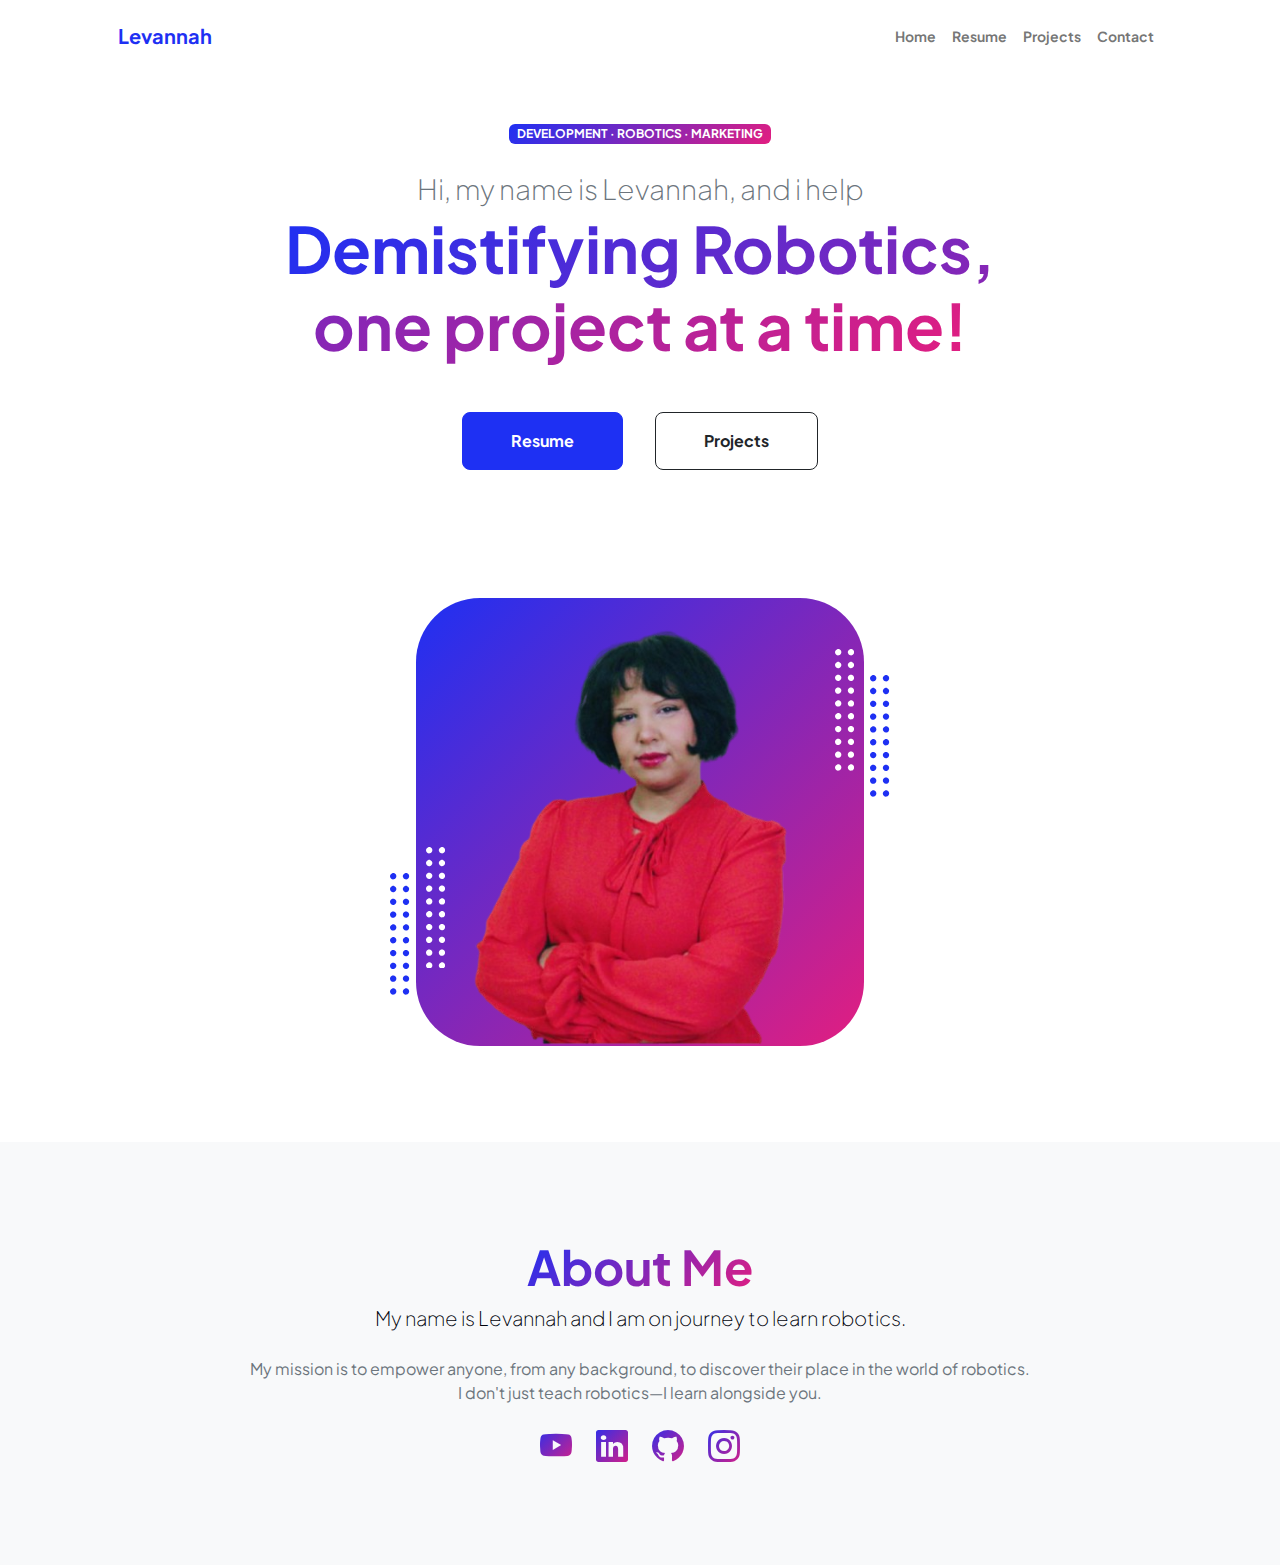
<file: index.html>
<!DOCTYPE html>
<html lang="en">
    <head>
        <meta charset="utf-8" />
        <meta name="viewport" content="width=device-width, initial-scale=1, shrink-to-fit=no" />
        <meta name="description" content="" />
        <meta name="author" content="" />
        <title>Levannah: Portfolio</title>
        <!-- Favicon-->
        <link rel="icon" type="image/x-icon" href="assets/favicon.ico" />
        <!-- Custom Google font-->
        <link rel="preconnect" href="https://fonts.googleapis.com" />
        <link rel="preconnect" href="https://fonts.gstatic.com" crossorigin />
        <link href="https://fonts.googleapis.com/css2?family=Plus+Jakarta+Sans:wght@100;200;300;400;500;600;700;800;900&amp;display=swap" rel="stylesheet" />
        <!-- Bootstrap icons-->
        <link href="https://cdn.jsdelivr.net/npm/bootstrap-icons@1.8.1/font/bootstrap-icons.css" rel="stylesheet" />
        <!-- Core theme CSS (includes Bootstrap)-->
        <link href="css/styles.css" rel="stylesheet" />
    </head>
    <body class="d-flex flex-column h-100">
        <main class="flex-shrink-0">
            <!-- Navigation-->
            <nav class="navbar navbar-expand-lg navbar-light bg-white py-3">
                <div class="container px-5">
                    <a class="navbar-brand" href="index.html"><span class="fw-bolder text-primary">Levannah</span></a>
                    <button class="navbar-toggler" type="button" data-bs-toggle="collapse" data-bs-target="#navbarSupportedContent" aria-controls="navbarSupportedContent" aria-expanded="false" aria-label="Toggle navigation"><span class="navbar-toggler-icon"></span></button>
                    <div class="collapse navbar-collapse" id="navbarSupportedContent">
                        <ul class="navbar-nav ms-auto mb-2 mb-lg-0 small fw-bolder">
                            <li class="nav-item"><a class="nav-link" href="index.html">Home</a></li>
                            <li class="nav-item"><a class="nav-link" href="resume.html">Resume</a></li>
                            <li class="nav-item"><a class="nav-link" href="projects.html">Projects</a></li>
                            <li class="nav-item"><a class="nav-link" href="contact.html">Contact</a></li>
                        </ul>
                    </div>
                </div>
            </nav>
            <!-- Header-->
            <header class="py-5">
                <div class="container px-5 pb-5">
                    <div class="row gx-5 align-items-center">
                        <div class="col-xxl-5">
                            <!-- Header text content-->
                            <div class="text-center text-xxl-start">
                                <div class="badge bg-gradient-primary-to-secondary text-white mb-4"><div class="text-uppercase">Development &middot; Robotics &middot; Marketing</div></div>
                                <div class="fs-3 fw-light text-muted">Hi, my name is Levannah, and i help</div>
                                <h1 class="display-3 fw-bolder mb-5"><span class="text-gradient d-inline">Demistifying Robotics, </br>one project at a time!</span></h1>
                                <div class="d-grid gap-3 d-sm-flex justify-content-sm-center justify-content-xxl-start mb-3">
                                    <a class="btn btn-primary btn-lg px-5 py-3 me-sm-3 fs-6 fw-bolder" href="resume.html">Resume</a>
                                    <a class="btn btn-outline-dark btn-lg px-5 py-3 fs-6 fw-bolder" href="projects.html">Projects</a>
                                </div>
                            </div>
                        </div>
                        <div class="col-xxl-7">
                            <!-- Header profile picture-->
                            <div class="d-flex justify-content-center mt-5 mt-xxl-0">
                                <div class="profile bg-gradient-primary-to-secondary">
                                    <!-- TIP: For best results, use a photo with a transparent background like the demo example below-->
                                    <!-- Watch a tutorial on how to do this on YouTube (link)-->
                                    <img class="profile-img" src="assets\lev.png" alt="..." />
                                    <div class="dots-1">
                                        <!-- SVG Dots-->
                                        <svg version="1.1" xmlns="http://www.w3.org/2000/svg" xmlns:xlink="http://www.w3.org/1999/xlink" x="0px" y="0px" viewBox="0 0 191.6 1215.4" style="enable-background: new 0 0 191.6 1215.4" xml:space="preserve">
                                            <g transform="translate(0.000000,1280.000000) scale(0.100000,-0.100000)">
                                                <path d="M227.7,12788.6c-105-35-200-141-222-248c-43-206,163-412,369-369c155,32,275,190,260,339c-11,105-90,213-190,262        C383.7,12801.6,289.7,12808.6,227.7,12788.6z"></path>
                                                <path d="M1507.7,12788.6c-151-50-253-216-222-362c25-119,136-230,254-255c194-41,395,142,375,339c-11,105-90,213-190,262        C1663.7,12801.6,1569.7,12808.6,1507.7,12788.6z"></path>
                                                <path d="M227.7,11508.6c-105-35-200-141-222-248c-43-206,163-412,369-369c155,32,275,190,260,339c-11,105-90,213-190,262        C383.7,11521.6,289.7,11528.6,227.7,11508.6z"></path>
                                                <path d="M1507.7,11508.6c-151-50-253-216-222-362c25-119,136-230,254-255c194-41,395,142,375,339c-11,105-90,213-190,262        C1663.7,11521.6,1569.7,11528.6,1507.7,11508.6z"></path>
                                                <path d="M227.7,10228.6c-105-35-200-141-222-248c-43-206,163-412,369-369c155,32,275,190,260,339c-11,105-90,213-190,262        C383.7,10241.6,289.7,10248.6,227.7,10228.6z"></path>
                                                <path d="M1507.7,10228.6c-105-35-200-141-222-248c-43-206,163-412,369-369c155,32,275,190,260,339c-11,105-90,213-190,262        C1663.7,10241.6,1569.7,10248.6,1507.7,10228.6z"></path>
                                                <path d="M227.7,8948.6c-105-35-200-141-222-248c-43-206,163-412,369-369c155,32,275,190,260,339c-11,105-90,213-190,262        C383.7,8961.6,289.7,8968.6,227.7,8948.6z"></path>
                                                <path d="M1507.7,8948.6c-105-35-200-141-222-248c-43-206,163-412,369-369c155,32,275,190,260,339c-11,105-90,213-190,262        C1663.7,8961.6,1569.7,8968.6,1507.7,8948.6z"></path>
                                                <path d="M227.7,7668.6c-105-35-200-141-222-248c-43-206,163-412,369-369c155,32,275,190,260,339c-11,105-90,213-190,262        C383.7,7681.6,289.7,7688.6,227.7,7668.6z"></path>
                                                <path d="M1507.7,7668.6c-105-35-200-141-222-248c-43-206,163-412,369-369c155,32,275,190,260,339c-11,105-90,213-190,262        C1663.7,7681.6,1569.7,7688.6,1507.7,7668.6z"></path>
                                                <path d="M227.7,6388.6c-105-35-200-141-222-248c-43-206,163-412,369-369c155,32,275,190,260,339c-11,105-90,213-190,262        C383.7,6401.6,289.7,6408.6,227.7,6388.6z"></path>
                                                <path d="M1507.7,6388.6c-105-35-200-141-222-248c-43-206,163-412,369-369c155,32,275,190,260,339c-11,105-90,213-190,262        C1663.7,6401.6,1569.7,6408.6,1507.7,6388.6z"></path>
                                                <path d="M227.7,5108.6c-105-35-200-141-222-248c-43-206,163-412,369-369c155,32,275,190,260,339c-11,105-90,213-190,262        C383.7,5121.6,289.7,5128.6,227.7,5108.6z"></path>
                                                <path d="M1507.7,5108.6c-105-35-200-141-222-248c-43-206,163-412,369-369c155,32,275,190,260,339c-11,105-90,213-190,262        C1663.7,5121.6,1569.7,5128.6,1507.7,5108.6z"></path>
                                                <path d="M227.7,3828.6c-105-35-200-141-222-248c-43-206,163-412,369-369c155,32,275,190,260,339c-11,105-90,213-190,262        C383.7,3841.6,289.7,3848.6,227.7,3828.6z"></path>
                                                <path d="M1507.7,3828.6c-105-35-200-141-222-248c-43-206,163-412,369-369c155,32,275,190,260,339c-11,105-90,213-190,262        C1663.7,3841.6,1569.7,3848.6,1507.7,3828.6z"></path>
                                                <path d="M227.7,2548.6c-105-35-200-141-222-248c-43-206,163-412,369-369c155,32,275,190,260,339c-11,105-90,213-190,262        C383.7,2561.6,289.7,2568.6,227.7,2548.6z"></path>
                                                <path d="M1507.7,2548.6c-105-35-200-141-222-248c-43-206,163-412,369-369c155,32,275,190,260,339c-11,105-90,213-190,262        C1663.7,2561.6,1569.7,2568.6,1507.7,2548.6z"></path>
                                                <path d="M227.7,1268.6c-105-35-200-141-222-248c-43-206,163-412,369-369c155,32,275,190,260,339c-11,105-90,213-190,262        C383.7,1281.6,289.7,1288.6,227.7,1268.6z"></path>
                                                <path d="M1507.7,1268.6c-105-35-200-141-222-248c-43-206,163-412,369-369c155,32,275,190,260,339c-11,105-90,213-190,262        C1663.7,1281.6,1569.7,1288.6,1507.7,1268.6z"></path>
                                            </g>
                                        </svg>
                                        <!-- END of SVG dots-->
                                    </div>
                                    <div class="dots-2">
                                        <!-- SVG Dots-->
                                        <svg version="1.1" xmlns="http://www.w3.org/2000/svg" xmlns:xlink="http://www.w3.org/1999/xlink" x="0px" y="0px" viewBox="0 0 191.6 1215.4" style="enable-background: new 0 0 191.6 1215.4" xml:space="preserve">
                                            <g transform="translate(0.000000,1280.000000) scale(0.100000,-0.100000)">
                                                <path d="M227.7,12788.6c-105-35-200-141-222-248c-43-206,163-412,369-369c155,32,275,190,260,339c-11,105-90,213-190,262        C383.7,12801.6,289.7,12808.6,227.7,12788.6z"></path>
                                                <path d="M1507.7,12788.6c-151-50-253-216-222-362c25-119,136-230,254-255c194-41,395,142,375,339c-11,105-90,213-190,262        C1663.7,12801.6,1569.7,12808.6,1507.7,12788.6z"></path>
                                                <path d="M227.7,11508.6c-105-35-200-141-222-248c-43-206,163-412,369-369c155,32,275,190,260,339c-11,105-90,213-190,262        C383.7,11521.6,289.7,11528.6,227.7,11508.6z"></path>
                                                <path d="M1507.7,11508.6c-151-50-253-216-222-362c25-119,136-230,254-255c194-41,395,142,375,339c-11,105-90,213-190,262        C1663.7,11521.6,1569.7,11528.6,1507.7,11508.6z"></path>
                                                <path d="M227.7,10228.6c-105-35-200-141-222-248c-43-206,163-412,369-369c155,32,275,190,260,339c-11,105-90,213-190,262        C383.7,10241.6,289.7,10248.6,227.7,10228.6z"></path>
                                                <path d="M1507.7,10228.6c-105-35-200-141-222-248c-43-206,163-412,369-369c155,32,275,190,260,339c-11,105-90,213-190,262        C1663.7,10241.6,1569.7,10248.6,1507.7,10228.6z"></path>
                                                <path d="M227.7,8948.6c-105-35-200-141-222-248c-43-206,163-412,369-369c155,32,275,190,260,339c-11,105-90,213-190,262        C383.7,8961.6,289.7,8968.6,227.7,8948.6z"></path>
                                                <path d="M1507.7,8948.6c-105-35-200-141-222-248c-43-206,163-412,369-369c155,32,275,190,260,339c-11,105-90,213-190,262        C1663.7,8961.6,1569.7,8968.6,1507.7,8948.6z"></path>
                                                <path d="M227.7,7668.6c-105-35-200-141-222-248c-43-206,163-412,369-369c155,32,275,190,260,339c-11,105-90,213-190,262        C383.7,7681.6,289.7,7688.6,227.7,7668.6z"></path>
                                                <path d="M1507.7,7668.6c-105-35-200-141-222-248c-43-206,163-412,369-369c155,32,275,190,260,339c-11,105-90,213-190,262        C1663.7,7681.6,1569.7,7688.6,1507.7,7668.6z"></path>
                                                <path d="M227.7,6388.6c-105-35-200-141-222-248c-43-206,163-412,369-369c155,32,275,190,260,339c-11,105-90,213-190,262        C383.7,6401.6,289.7,6408.6,227.7,6388.6z"></path>
                                                <path d="M1507.7,6388.6c-105-35-200-141-222-248c-43-206,163-412,369-369c155,32,275,190,260,339c-11,105-90,213-190,262        C1663.7,6401.6,1569.7,6408.6,1507.7,6388.6z"></path>
                                                <path d="M227.7,5108.6c-105-35-200-141-222-248c-43-206,163-412,369-369c155,32,275,190,260,339c-11,105-90,213-190,262        C383.7,5121.6,289.7,5128.6,227.7,5108.6z"></path>
                                                <path d="M1507.7,5108.6c-105-35-200-141-222-248c-43-206,163-412,369-369c155,32,275,190,260,339c-11,105-90,213-190,262        C1663.7,5121.6,1569.7,5128.6,1507.7,5108.6z"></path>
                                                <path d="M227.7,3828.6c-105-35-200-141-222-248c-43-206,163-412,369-369c155,32,275,190,260,339c-11,105-90,213-190,262        C383.7,3841.6,289.7,3848.6,227.7,3828.6z"></path>
                                                <path d="M1507.7,3828.6c-105-35-200-141-222-248c-43-206,163-412,369-369c155,32,275,190,260,339c-11,105-90,213-190,262        C1663.7,3841.6,1569.7,3848.6,1507.7,3828.6z"></path>
                                                <path d="M227.7,2548.6c-105-35-200-141-222-248c-43-206,163-412,369-369c155,32,275,190,260,339c-11,105-90,213-190,262        C383.7,2561.6,289.7,2568.6,227.7,2548.6z"></path>
                                                <path d="M1507.7,2548.6c-105-35-200-141-222-248c-43-206,163-412,369-369c155,32,275,190,260,339c-11,105-90,213-190,262        C1663.7,2561.6,1569.7,2568.6,1507.7,2548.6z"></path>
                                                <path d="M227.7,1268.6c-105-35-200-141-222-248c-43-206,163-412,369-369c155,32,275,190,260,339c-11,105-90,213-190,262        C383.7,1281.6,289.7,1288.6,227.7,1268.6z"></path>
                                                <path d="M1507.7,1268.6c-105-35-200-141-222-248c-43-206,163-412,369-369c155,32,275,190,260,339c-11,105-90,213-190,262        C1663.7,1281.6,1569.7,1288.6,1507.7,1268.6z"></path>
                                            </g>
                                        </svg>
                                        <!-- END of SVG dots-->
                                    </div>
                                    <div class="dots-3">
                                        <!-- SVG Dots-->
                                        <svg version="1.1" xmlns="http://www.w3.org/2000/svg" xmlns:xlink="http://www.w3.org/1999/xlink" x="0px" y="0px" viewBox="0 0 191.6 1215.4" style="enable-background: new 0 0 191.6 1215.4" xml:space="preserve">
                                            <g transform="translate(0.000000,1280.000000) scale(0.100000,-0.100000)">
                                                <path d="M227.7,12788.6c-105-35-200-141-222-248c-43-206,163-412,369-369c155,32,275,190,260,339c-11,105-90,213-190,262        C383.7,12801.6,289.7,12808.6,227.7,12788.6z"></path>
                                                <path d="M1507.7,12788.6c-151-50-253-216-222-362c25-119,136-230,254-255c194-41,395,142,375,339c-11,105-90,213-190,262        C1663.7,12801.6,1569.7,12808.6,1507.7,12788.6z"></path>
                                                <path d="M227.7,11508.6c-105-35-200-141-222-248c-43-206,163-412,369-369c155,32,275,190,260,339c-11,105-90,213-190,262        C383.7,11521.6,289.7,11528.6,227.7,11508.6z"></path>
                                                <path d="M1507.7,11508.6c-151-50-253-216-222-362c25-119,136-230,254-255c194-41,395,142,375,339c-11,105-90,213-190,262        C1663.7,11521.6,1569.7,11528.6,1507.7,11508.6z"></path>
                                                <path d="M227.7,10228.6c-105-35-200-141-222-248c-43-206,163-412,369-369c155,32,275,190,260,339c-11,105-90,213-190,262        C383.7,10241.6,289.7,10248.6,227.7,10228.6z"></path>
                                                <path d="M1507.7,10228.6c-105-35-200-141-222-248c-43-206,163-412,369-369c155,32,275,190,260,339c-11,105-90,213-190,262        C1663.7,10241.6,1569.7,10248.6,1507.7,10228.6z"></path>
                                                <path d="M227.7,8948.6c-105-35-200-141-222-248c-43-206,163-412,369-369c155,32,275,190,260,339c-11,105-90,213-190,262        C383.7,8961.6,289.7,8968.6,227.7,8948.6z"></path>
                                                <path d="M1507.7,8948.6c-105-35-200-141-222-248c-43-206,163-412,369-369c155,32,275,190,260,339c-11,105-90,213-190,262        C1663.7,8961.6,1569.7,8968.6,1507.7,8948.6z"></path>
                                                <path d="M227.7,7668.6c-105-35-200-141-222-248c-43-206,163-412,369-369c155,32,275,190,260,339c-11,105-90,213-190,262        C383.7,7681.6,289.7,7688.6,227.7,7668.6z"></path>
                                                <path d="M1507.7,7668.6c-105-35-200-141-222-248c-43-206,163-412,369-369c155,32,275,190,260,339c-11,105-90,213-190,262        C1663.7,7681.6,1569.7,7688.6,1507.7,7668.6z"></path>
                                                <path d="M227.7,6388.6c-105-35-200-141-222-248c-43-206,163-412,369-369c155,32,275,190,260,339c-11,105-90,213-190,262        C383.7,6401.6,289.7,6408.6,227.7,6388.6z"></path>
                                                <path d="M1507.7,6388.6c-105-35-200-141-222-248c-43-206,163-412,369-369c155,32,275,190,260,339c-11,105-90,213-190,262        C1663.7,6401.6,1569.7,6408.6,1507.7,6388.6z"></path>
                                                <path d="M227.7,5108.6c-105-35-200-141-222-248c-43-206,163-412,369-369c155,32,275,190,260,339c-11,105-90,213-190,262        C383.7,5121.6,289.7,5128.6,227.7,5108.6z"></path>
                                                <path d="M1507.7,5108.6c-105-35-200-141-222-248c-43-206,163-412,369-369c155,32,275,190,260,339c-11,105-90,213-190,262        C1663.7,5121.6,1569.7,5128.6,1507.7,5108.6z"></path>
                                                <path d="M227.7,3828.6c-105-35-200-141-222-248c-43-206,163-412,369-369c155,32,275,190,260,339c-11,105-90,213-190,262        C383.7,3841.6,289.7,3848.6,227.7,3828.6z"></path>
                                                <path d="M1507.7,3828.6c-105-35-200-141-222-248c-43-206,163-412,369-369c155,32,275,190,260,339c-11,105-90,213-190,262        C1663.7,3841.6,1569.7,3848.6,1507.7,3828.6z"></path>
                                                <path d="M227.7,2548.6c-105-35-200-141-222-248c-43-206,163-412,369-369c155,32,275,190,260,339c-11,105-90,213-190,262        C383.7,2561.6,289.7,2568.6,227.7,2548.6z"></path>
                                                <path d="M1507.7,2548.6c-105-35-200-141-222-248c-43-206,163-412,369-369c155,32,275,190,260,339c-11,105-90,213-190,262        C1663.7,2561.6,1569.7,2568.6,1507.7,2548.6z"></path>
                                                <path d="M227.7,1268.6c-105-35-200-141-222-248c-43-206,163-412,369-369c155,32,275,190,260,339c-11,105-90,213-190,262        C383.7,1281.6,289.7,1288.6,227.7,1268.6z"></path>
                                                <path d="M1507.7,1268.6c-105-35-200-141-222-248c-43-206,163-412,369-369c155,32,275,190,260,339c-11,105-90,213-190,262        C1663.7,1281.6,1569.7,1288.6,1507.7,1268.6z"></path>
                                            </g>
                                        </svg>
                                        <!-- END of SVG dots-->
                                    </div>
                                    <div class="dots-4">
                                        <!-- SVG Dots-->
                                        <svg version="1.1" xmlns="http://www.w3.org/2000/svg" xmlns:xlink="http://www.w3.org/1999/xlink" x="0px" y="0px" viewBox="0 0 191.6 1215.4" style="enable-background: new 0 0 191.6 1215.4" xml:space="preserve">
                                            <g transform="translate(0.000000,1280.000000) scale(0.100000,-0.100000)">
                                                <path d="M227.7,12788.6c-105-35-200-141-222-248c-43-206,163-412,369-369c155,32,275,190,260,339c-11,105-90,213-190,262        C383.7,12801.6,289.7,12808.6,227.7,12788.6z"></path>
                                                <path d="M1507.7,12788.6c-151-50-253-216-222-362c25-119,136-230,254-255c194-41,395,142,375,339c-11,105-90,213-190,262        C1663.7,12801.6,1569.7,12808.6,1507.7,12788.6z"></path>
                                                <path d="M227.7,11508.6c-105-35-200-141-222-248c-43-206,163-412,369-369c155,32,275,190,260,339c-11,105-90,213-190,262        C383.7,11521.6,289.7,11528.6,227.7,11508.6z"></path>
                                                <path d="M1507.7,11508.6c-151-50-253-216-222-362c25-119,136-230,254-255c194-41,395,142,375,339c-11,105-90,213-190,262        C1663.7,11521.6,1569.7,11528.6,1507.7,11508.6z"></path>
                                                <path d="M227.7,10228.6c-105-35-200-141-222-248c-43-206,163-412,369-369c155,32,275,190,260,339c-11,105-90,213-190,262        C383.7,10241.6,289.7,10248.6,227.7,10228.6z"></path>
                                                <path d="M1507.7,10228.6c-105-35-200-141-222-248c-43-206,163-412,369-369c155,32,275,190,260,339c-11,105-90,213-190,262        C1663.7,10241.6,1569.7,10248.6,1507.7,10228.6z"></path>
                                                <path d="M227.7,8948.6c-105-35-200-141-222-248c-43-206,163-412,369-369c155,32,275,190,260,339c-11,105-90,213-190,262        C383.7,8961.6,289.7,8968.6,227.7,8948.6z"></path>
                                                <path d="M1507.7,8948.6c-105-35-200-141-222-248c-43-206,163-412,369-369c155,32,275,190,260,339c-11,105-90,213-190,262        C1663.7,8961.6,1569.7,8968.6,1507.7,8948.6z"></path>
                                                <path d="M227.7,7668.6c-105-35-200-141-222-248c-43-206,163-412,369-369c155,32,275,190,260,339c-11,105-90,213-190,262        C383.7,7681.6,289.7,7688.6,227.7,7668.6z"></path>
                                                <path d="M1507.7,7668.6c-105-35-200-141-222-248c-43-206,163-412,369-369c155,32,275,190,260,339c-11,105-90,213-190,262        C1663.7,7681.6,1569.7,7688.6,1507.7,7668.6z"></path>
                                                <path d="M227.7,6388.6c-105-35-200-141-222-248c-43-206,163-412,369-369c155,32,275,190,260,339c-11,105-90,213-190,262        C383.7,6401.6,289.7,6408.6,227.7,6388.6z"></path>
                                                <path d="M1507.7,6388.6c-105-35-200-141-222-248c-43-206,163-412,369-369c155,32,275,190,260,339c-11,105-90,213-190,262        C1663.7,6401.6,1569.7,6408.6,1507.7,6388.6z"></path>
                                                <path d="M227.7,5108.6c-105-35-200-141-222-248c-43-206,163-412,369-369c155,32,275,190,260,339c-11,105-90,213-190,262        C383.7,5121.6,289.7,5128.6,227.7,5108.6z"></path>
                                                <path d="M1507.7,5108.6c-105-35-200-141-222-248c-43-206,163-412,369-369c155,32,275,190,260,339c-11,105-90,213-190,262        C1663.7,5121.6,1569.7,5128.6,1507.7,5108.6z"></path>
                                                <path d="M227.7,3828.6c-105-35-200-141-222-248c-43-206,163-412,369-369c155,32,275,190,260,339c-11,105-90,213-190,262        C383.7,3841.6,289.7,3848.6,227.7,3828.6z"></path>
                                                <path d="M1507.7,3828.6c-105-35-200-141-222-248c-43-206,163-412,369-369c155,32,275,190,260,339c-11,105-90,213-190,262        C1663.7,3841.6,1569.7,3848.6,1507.7,3828.6z"></path>
                                                <path d="M227.7,2548.6c-105-35-200-141-222-248c-43-206,163-412,369-369c155,32,275,190,260,339c-11,105-90,213-190,262        C383.7,2561.6,289.7,2568.6,227.7,2548.6z"></path>
                                                <path d="M1507.7,2548.6c-105-35-200-141-222-248c-43-206,163-412,369-369c155,32,275,190,260,339c-11,105-90,213-190,262        C1663.7,2561.6,1569.7,2568.6,1507.7,2548.6z"></path>
                                                <path d="M227.7,1268.6c-105-35-200-141-222-248c-43-206,163-412,369-369c155,32,275,190,260,339c-11,105-90,213-190,262        C383.7,1281.6,289.7,1288.6,227.7,1268.6z"></path>
                                                <path d="M1507.7,1268.6c-105-35-200-141-222-248c-43-206,163-412,369-369c155,32,275,190,260,339c-11,105-90,213-190,262        C1663.7,1281.6,1569.7,1288.6,1507.7,1268.6z"></path>
                                            </g>
                                        </svg>
                                        <!-- END of SVG dots-->
                                    </div>
                                </div>
                            </div>
                        </div>
                    </div>
                </div>
            </header>
            <!-- About Section-->
            <section class="bg-light py-5">
                <div class="container px-5">
                    <div class="row gx-5 justify-content-center">
                        <div class="col-xxl-8">
                            <div class="text-center my-5">
                                <h2 class="display-5 fw-bolder"><span class="text-gradient d-inline">About Me</span></h2>
                                <p class="lead fw-light mb-4">My name is Levannah and I am on journey to learn robotics.</p>
                                <p class="text-muted">My mission is to empower anyone, from any background, to discover their place in the world of robotics.</br>I don't just teach robotics—I learn alongside you.</p>
                                <div class="d-flex justify-content-center fs-2 gap-4">
                                    <a class="text-gradient" href="https://www.youtube.com/@itslevannah"><i class="bi bi-youtube"></i></a>
                                    <a class="text-gradient" href="https://www.linkedin.com/in/levannah/"><i class="bi bi-linkedin"></i></a>
                                    <a class="text-gradient" href="https://github.com/itslevannah"><i class="bi bi-github"></i></a>
                                    <a class="text-gradient" href="https://www.instagram.com/itslevannah" target="_blank"><i class="bi bi-instagram"></i></a>

                                </div>
                            </div>
                        </div>
                    </div>
                </div>
            </section>
        </main>
        
        <!-- Bootstrap core JS-->
        <script src="https://cdn.jsdelivr.net/npm/bootstrap@5.2.3/dist/js/bootstrap.bundle.min.js"></script>
        <!-- Core theme JS-->
        <script src="js/scripts.js"></script>
    </body>
</html>
</file>
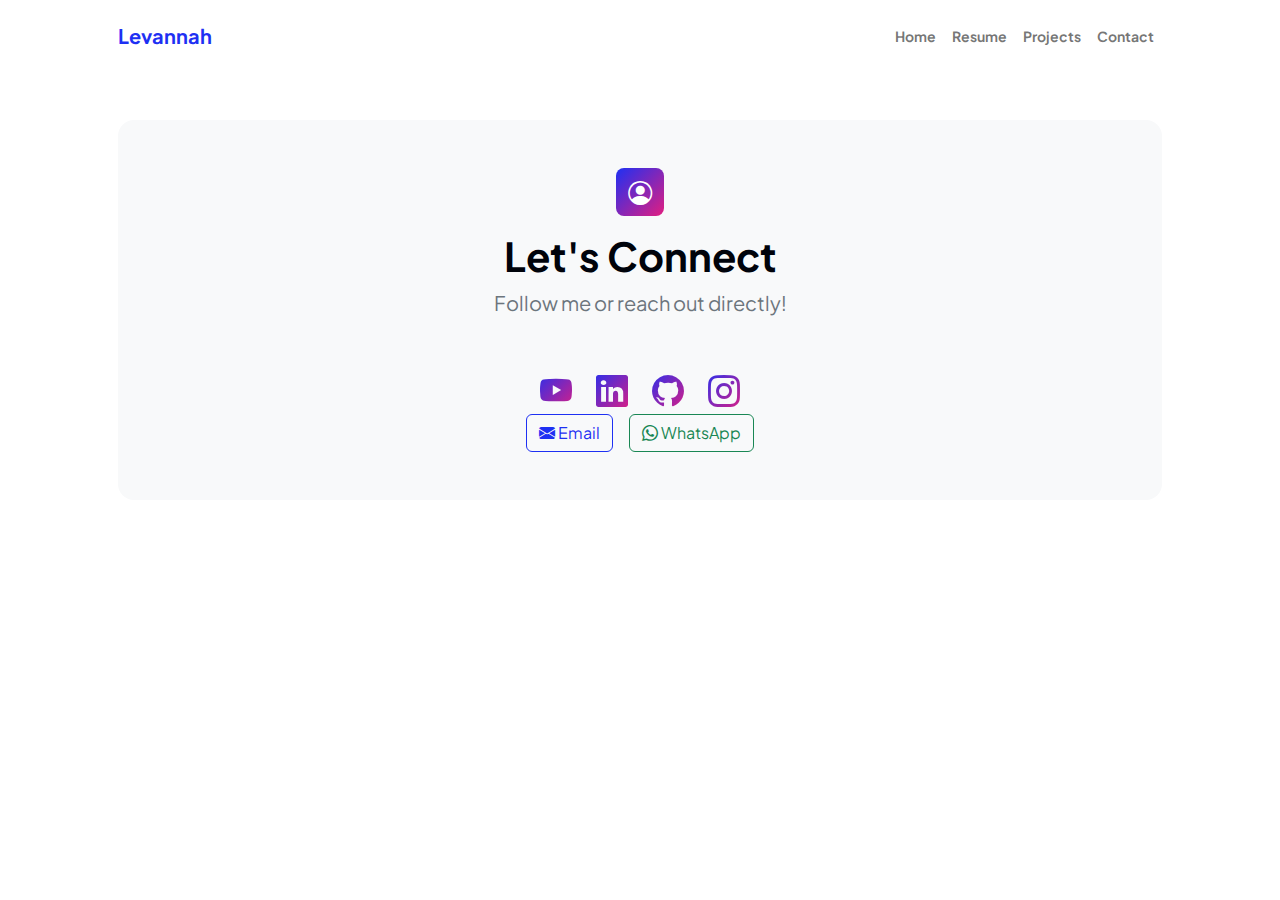
<file: contact.html>
<!DOCTYPE html>
<html lang="en">
    <head>
        <meta charset="utf-8" />
        <meta name="viewport" content="width=device-width, initial-scale=1, shrink-to-fit=no" />
        <meta name="description" content />
        <meta name="author" content />
        <title>Levannah: Portfolio</title>
        <!-- Favicon-->
        <link rel="icon" type="image/x-icon" href="assets/favicon.ico" />
        <!-- Custom Google font-->
        <link rel="preconnect" href="https://fonts.googleapis.com" />
        <link rel="preconnect" href="https://fonts.gstatic.com" crossorigin />
        <link href="https://fonts.googleapis.com/css2?family=Plus+Jakarta+Sans:wght@100;200;300;400;500;600;700;800;900&amp;display=swap" rel="stylesheet" />
        <!-- Bootstrap icons-->
        <link href="https://cdn.jsdelivr.net/npm/bootstrap-icons@1.8.1/font/bootstrap-icons.css" rel="stylesheet" />
        <!-- Core theme CSS (includes Bootstrap)-->
        <link href="css/styles.css" rel="stylesheet" />
    </head>
    <body class="d-flex flex-column">
        <main class="flex-shrink-0">
            <!-- Navigation-->
            <nav class="navbar navbar-expand-lg navbar-light bg-white py-3">
                <div class="container px-5">
                    <a class="navbar-brand" href="index.html"><span class="fw-bolder text-primary">Levannah</span></a>
                    <button class="navbar-toggler" type="button" data-bs-toggle="collapse" data-bs-target="#navbarSupportedContent" aria-controls="navbarSupportedContent" aria-expanded="false" aria-label="Toggle navigation"><span class="navbar-toggler-icon"></span></button>
                    <div class="collapse navbar-collapse" id="navbarSupportedContent">
                        <ul class="navbar-nav ms-auto mb-2 mb-lg-0 small fw-bolder">
                            <li class="nav-item"><a class="nav-link" href="index.html">Home</a></li>
                            <li class="nav-item"><a class="nav-link" href="resume.html">Resume</a></li>
                            <li class="nav-item"><a class="nav-link" href="projects.html">Projects</a></li>
                            <li class="nav-item"><a class="nav-link" href="contact.html">Contact</a></li>
                        </ul>
                    </div>
                </div>
            </nav>
            <!-- Page content-->
            <!-- Page content -->
<section class="py-5">
    <div class="container px-5">
        <div class="bg-light rounded-4 py-5 px-4 px-md-5 text-center">
            <div class="mb-5">
                <div class="feature bg-primary bg-gradient-primary-to-secondary text-white rounded-3 mb-3">
                    <i class="bi bi-person-circle"></i>
                </div>
                <h1 class="fw-bolder">Let's Connect</h1>
                <p class="lead fw-normal text-muted mb-0">Follow me or reach out directly!</p>
            </div>

            <!-- Social Links -->
            <div class="d-flex justify-content-center fs-2 gap-4">
                                    <a class="text-gradient" href="https://www.youtube.com/@itslevannah"><i class="bi bi-youtube"></i></a>
                                    <a class="text-gradient" href="https://www.linkedin.com/in/levannah/"><i class="bi bi-linkedin"></i></a>
                                    <a class="text-gradient" href="https://github.com/itslevannah"><i class="bi bi-github"></i></a>
                                    <a class="text-gradient" href="https://www.instagram.com/itslevannah" target="_blank"><i class="bi bi-instagram"></i></a>
            </div>

            <!-- Direct Contact Links -->
            <div class="d-flex flex-wrap justify-content-center gap-3">
                <a class="btn btn-outline-primary" href="mailto:imanagnamma.contact@gmail.com">
                    <i class="bi bi-envelope-fill"></i> Email
                </a>
                <a class="btn btn-outline-success" href="https://wa.link/wvo1ft" target="_blank">
                    <i class="bi bi-whatsapp"></i> WhatsApp
                </a>
            </div>
        </div>
    </div>
</section>

        </main>
        
        <!-- Bootstrap core JS-->
        <script src="https://cdn.jsdelivr.net/npm/bootstrap@5.2.3/dist/js/bootstrap.bundle.min.js"></script>
        <!-- Core theme JS-->
        <script src="js/scripts.js"></script>
        <!-- * * * * * * * * * * * * * * * * * * * * * * * * * * * * * * * * * * * * * * * *-->
        <!-- * *                               SB Forms JS                               * *-->
        <!-- * * Activate your form at https://startbootstrap.com/solution/contact-forms * *-->
        <!-- * * * * * * * * * * * * * * * * * * * * * * * * * * * * * * * * * * * * * * * *-->
        <script src="https://cdn.startbootstrap.com/sb-forms-latest.js"></script>
    </body>
</html>
</file>
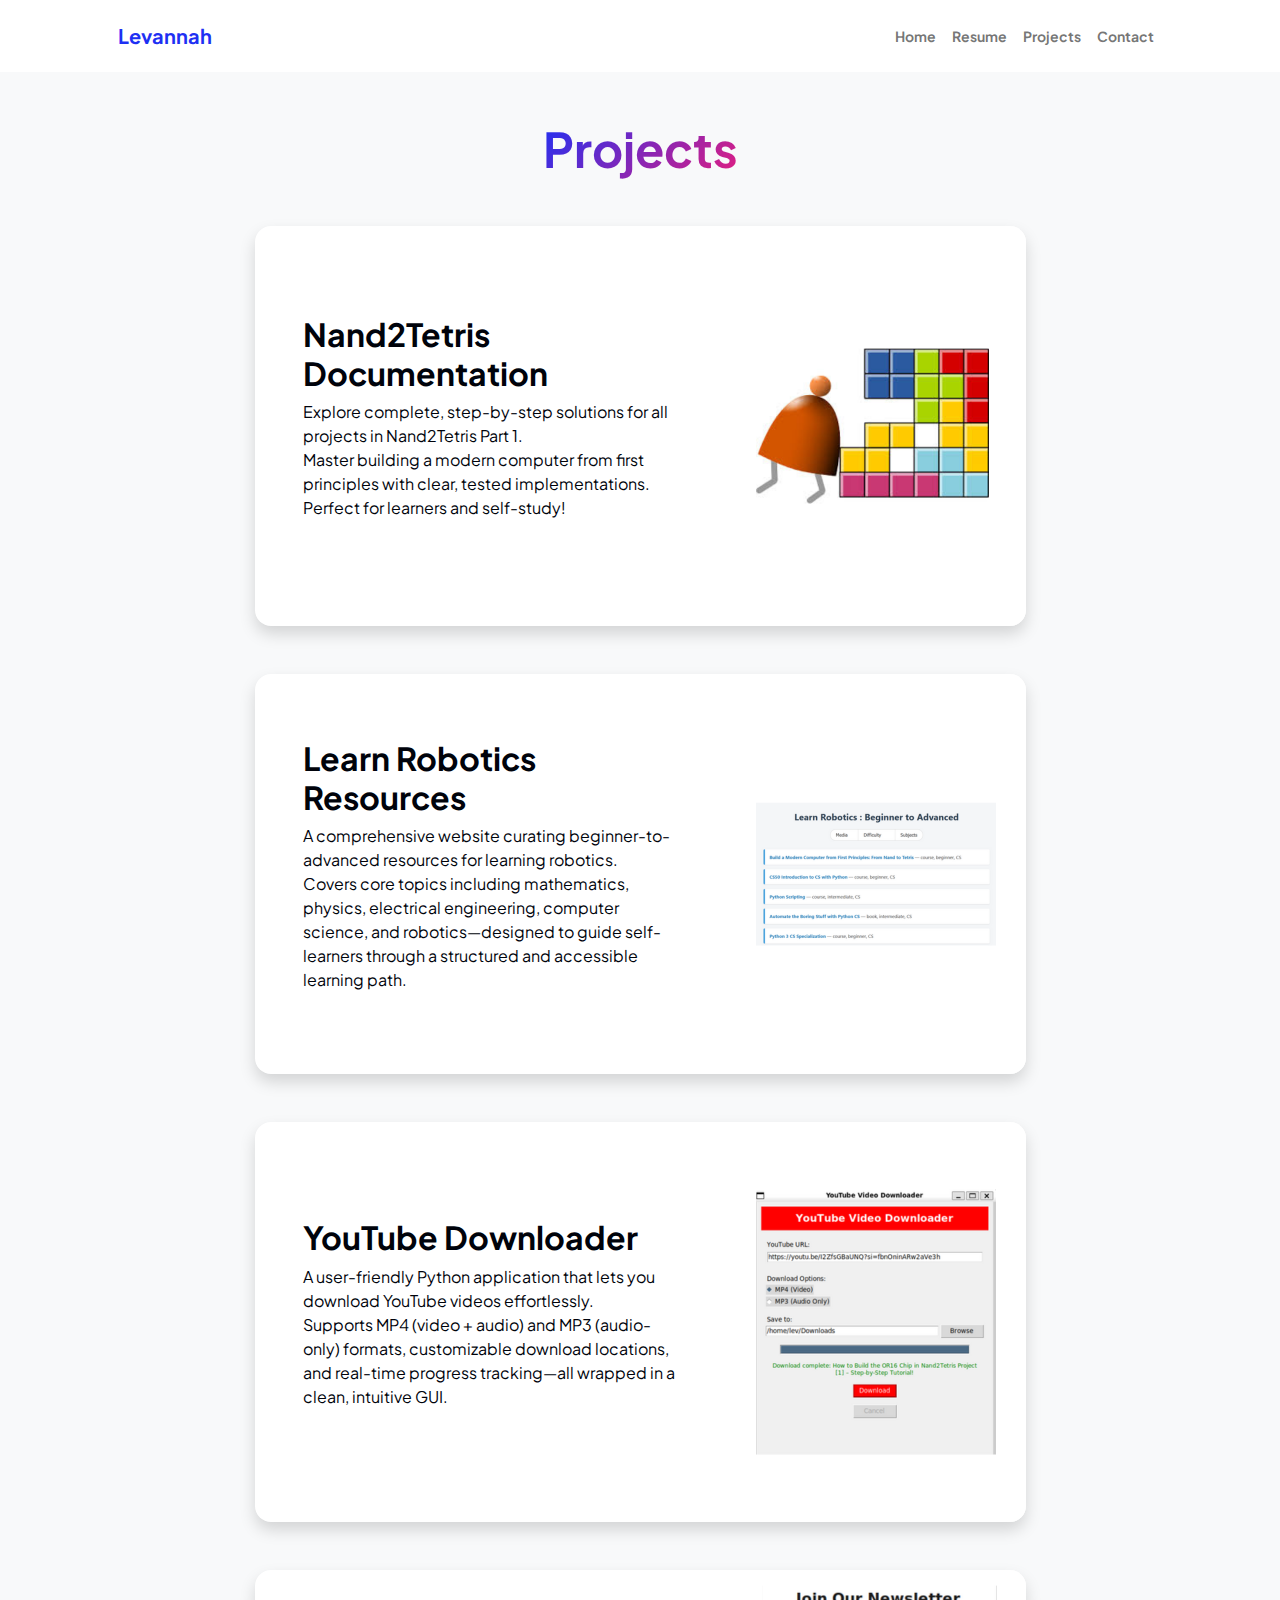
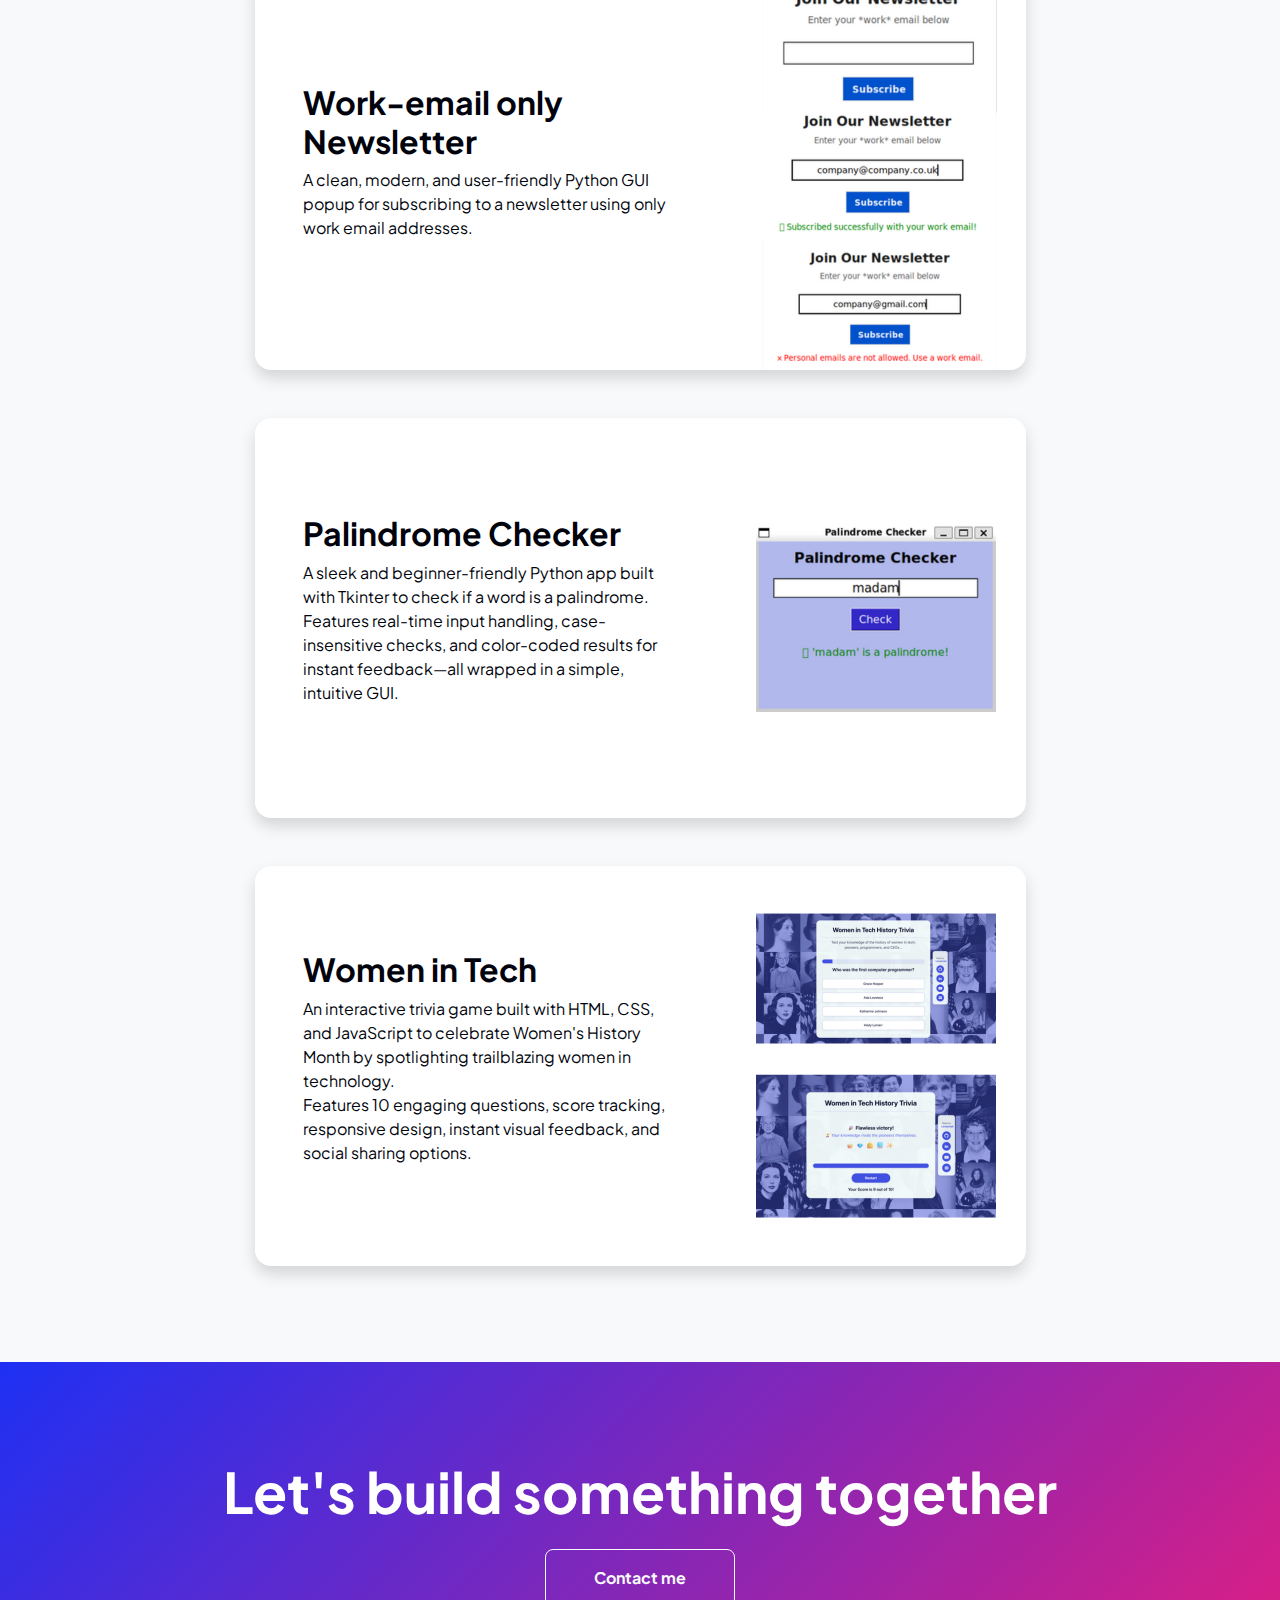
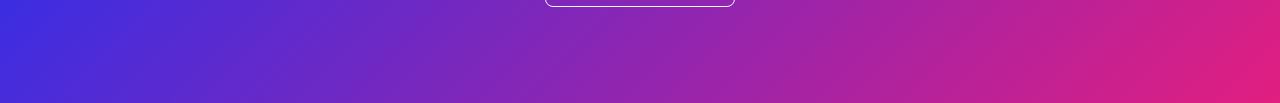
<file: projects.html>
<!DOCTYPE html>
<html lang="en">
    <head>
        <meta charset="utf-8" />
        <meta name="viewport" content="width=device-width, initial-scale=1, shrink-to-fit=no" />
        <meta name="description" content="" />
        <meta name="author" content="" />
        <title>Levannah: Portfolio</title>
        <!-- Favicon-->
        <link rel="icon" type="image/x-icon" href="assets/favicon.ico" />
        <!-- Custom Google font-->
        <link rel="preconnect" href="https://fonts.googleapis.com" />
        <link rel="preconnect" href="https://fonts.gstatic.com" crossorigin />
        <link href="https://fonts.googleapis.com/css2?family=Plus+Jakarta+Sans:wght@100;200;300;400;500;600;700;800;900&amp;display=swap" rel="stylesheet" />
        <!-- Bootstrap icons-->
        <link href="https://cdn.jsdelivr.net/npm/bootstrap-icons@1.8.1/font/bootstrap-icons.css" rel="stylesheet" />
        <!-- Core theme CSS (includes Bootstrap)-->
        <link href="css/styles.css" rel="stylesheet" />
    </head>
    <body class="d-flex flex-column h-100 bg-light">
        <main class="flex-shrink-0">
            <!-- Navigation-->
            <nav class="navbar navbar-expand-lg navbar-light bg-white py-3">
                <div class="container px-5">
                    <a class="navbar-brand" href="index.html"><span class="fw-bolder text-primary">Levannah</span></a>
                    <button class="navbar-toggler" type="button" data-bs-toggle="collapse" data-bs-target="#navbarSupportedContent" aria-controls="navbarSupportedContent" aria-expanded="false" aria-label="Toggle navigation"><span class="navbar-toggler-icon"></span></button>
                    <div class="collapse navbar-collapse" id="navbarSupportedContent">
                        <ul class="navbar-nav ms-auto mb-2 mb-lg-0 small fw-bolder">
                            <li class="nav-item"><a class="nav-link" href="index.html">Home</a></li>
                            <li class="nav-item"><a class="nav-link" href="resume.html">Resume</a></li>
                            <li class="nav-item"><a class="nav-link" href="projects.html">Projects</a></li>
                            <li class="nav-item"><a class="nav-link" href="contact.html">Contact</a></li>
                        </ul>
                    </div>
                </div>
            </nav>
            <!-- Projects Section-->
            <section class="py-5">
                <div class="container px-5 mb-5">
                    <div class="text-center mb-5">
                        <h1 class="display-5 fw-bolder mb-0"><span class="text-gradient d-inline">Projects</span></h1>
                    </div>
                    <div class="row gx-5 justify-content-center">
                        <div class="col-lg-11 col-xl-9 col-xxl-8">
                            <!-- Project Card 1-->
                            <div class="card overflow-hidden shadow rounded-4 border-0 mb-5">
                                <div class="card-body p-0">
                                    <div class="d-flex align-items-center">
                                        <div class="p-5">
                                            <h2 class="fw-bolder">
                                                <a href="https://levannahonline.github.io/nand2tetris/" target="_blank" style="text-decoration: none; color: inherit;">Nand2Tetris Documentation</a>
                                            </h2>
                                            <p>Explore complete, step-by-step solutions for all projects in Nand2Tetris Part 1. </br>Master building a modern computer from first principles with clear, tested implementations. Perfect for learners and self-study!</p>
                                        </div>
                                        <img class="img-fluid" src="assets\nand2tetris.png" alt="..." />
                                    </div>
                                </div>
                            </div>
                            
                            <div class="card overflow-hidden shadow rounded-4 border-0 mb-5">
                                <div class="card-body p-0">
                                    <div class="d-flex align-items-center">
                                        <div class="p-5">
                                            <h2 class="fw-bolder">
                                                <a href="https://levannahonline.github.io/learn-robotics/" target="_blank" style="text-decoration: none; color: inherit;">Learn Robotics Resources</a>
                                            </h2>
                                            <p>A comprehensive website curating beginner-to-advanced resources for learning robotics.</br> Covers core topics including mathematics, physics, electrical engineering, computer science, and robotics—designed to guide self-learners through a structured and accessible learning path.</p>
                                        </div>
                                        <img class="img-fluid" src="assets\learnrobotics.png" alt="..." />

                                    </div>
                                </div>
                            </div>
                            <div class="card overflow-hidden shadow rounded-4 border-0 mb-5">
                                <div class="card-body p-0">
                                    <div class="d-flex align-items-center">
                                        <div class="p-5">
                                            <h2 class="fw-bolder">
                                                <a href="https://github.com/levannahonline/YouTube-Downloader" target="_blank" style="text-decoration: none; color: inherit;">YouTube Downloader</a>
                                            </h2>
                                            <p>A user-friendly Python application that lets you download YouTube videos effortlessly.</br>Supports MP4 (video + audio) and MP3 (audio-only) formats, customizable download locations, and real-time progress tracking—all wrapped in a clean, intuitive GUI.</p>
                                        </div>
                                        <img class="img-fluid" src="assets\youtubedownloader.png" alt="..." />

                                    </div>
                                </div>
                            </div>
                            <div class="card overflow-hidden shadow rounded-4 border-0 mb-5">
                                <div class="card-body p-0">
                                    <div class="d-flex align-items-center">
                                        <div class="p-5">
                                            <h2 class="fw-bolder">
                                                <a href="https://github.com/levannahonline/Newsletter_workemailonly/" target="_blank" style="text-decoration: none; color: inherit;">Work-email only Newsletter</a>
                                            </h2>
                                            <p>A clean, modern, and user-friendly Python GUI popup for subscribing to a newsletter using only work email addresses.</p>
                                        </div>
                                        <img class="img-fluid" src="assets\newsletter.png" alt="..." />
                                    </div>
                                </div>
                            </div>
                            <div class="card overflow-hidden shadow rounded-4 border-0 mb-5">
                                <div class="card-body p-0">
                                    <div class="d-flex align-items-center">
                                        <div class="p-5">
                                            <h2 class="fw-bolder">
                                                <a href="https://github.com/levannahonline/PalindromeChecker" target="_blank" style="text-decoration: none; color: inherit;">Palindrome Checker</a>
                                            </h2>
                                            <p>A sleek and beginner-friendly Python app built with Tkinter to check if a word is a palindrome.</br> Features real-time input handling, case-insensitive checks, and color-coded results for instant feedback—all wrapped in a simple, intuitive GUI.</p>
                                        </div>
                                        <img class="img-fluid" src="assets\palindrome.png" alt="..." />

                                    </div>
                                </div>
                            </div>
                            <!-- Project Card 2-->
                            <div class="card overflow-hidden shadow rounded-4 border-0">
                                <div class="card-body p-0">
                                    <div class="d-flex align-items-center">
                                        <div class="p-5">
                                            <h2 class="fw-bolder">
                                                <a href="https://levannahonline.github.io/womenintech/" target="_blank" style="text-decoration: none; color: inherit;">Women in Tech</a>
                                            </h2>
                                            <p> An interactive trivia game built with HTML, CSS, and JavaScript to celebrate Women's History Month by spotlighting trailblazing women in technology.</br> Features 10 engaging questions, score tracking, responsive design, instant visual feedback, and social sharing options.</p>
                                        </div>
                                        <img class="img-fluid" src="assets\womenintech.png" alt="..." />
                                    </div>
                                </div>
                            </div>
                        </div>
                    </div>
                </div>
            </section>
            <!-- Call to action section-->
            <section class="py-5 bg-gradient-primary-to-secondary text-white">
                <div class="container px-5 my-5">
                    <div class="text-center">
                        <h2 class="display-4 fw-bolder mb-4">Let's build something together</h2>
                        <a class="btn btn-outline-light btn-lg px-5 py-3 fs-6 fw-bolder" href="mailto:imanagnamma.contact@gmail.com">Contact me</a>

                    </div>
                </div>
            </section>
        </main>
        
        <!-- Bootstrap core JS-->
        <script src="https://cdn.jsdelivr.net/npm/bootstrap@5.2.3/dist/js/bootstrap.bundle.min.js"></script>
        <!-- Core theme JS-->
        <script src="js/scripts.js"></script>
    </body>
</html>
</file>
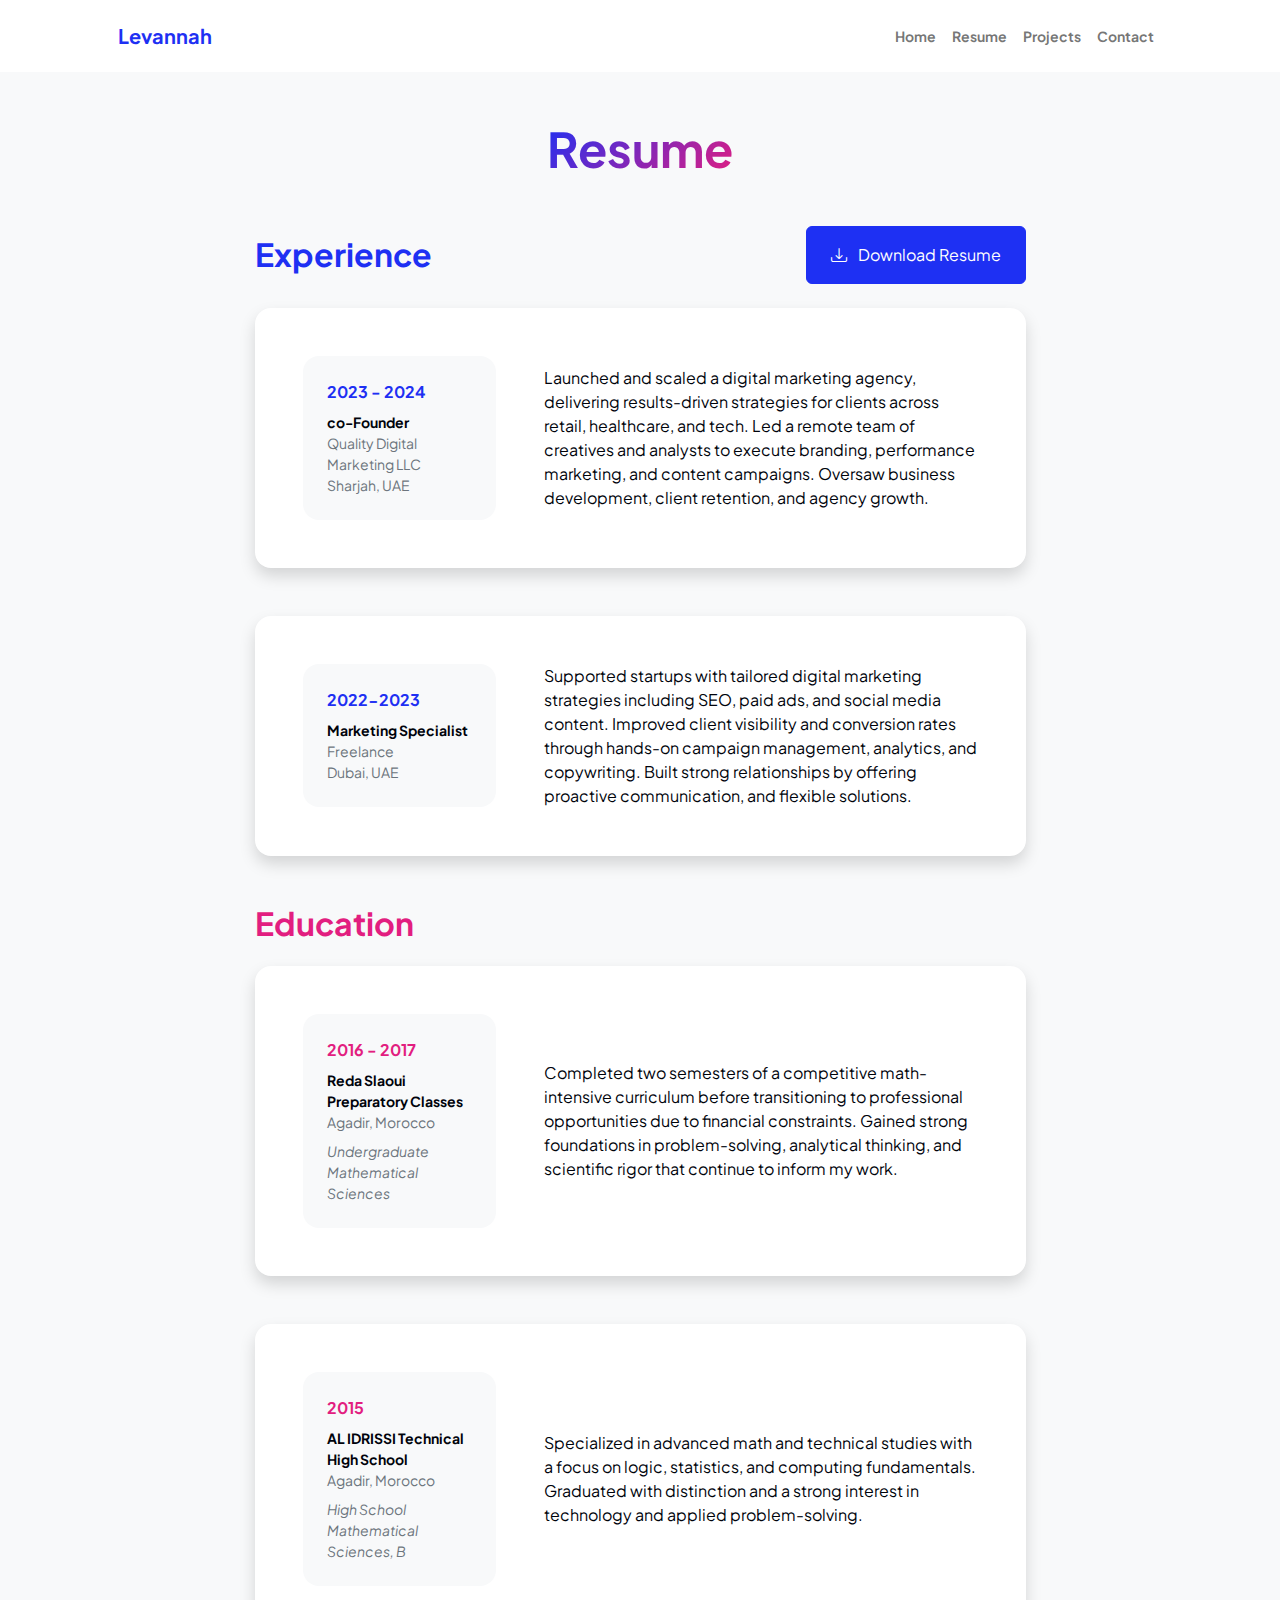
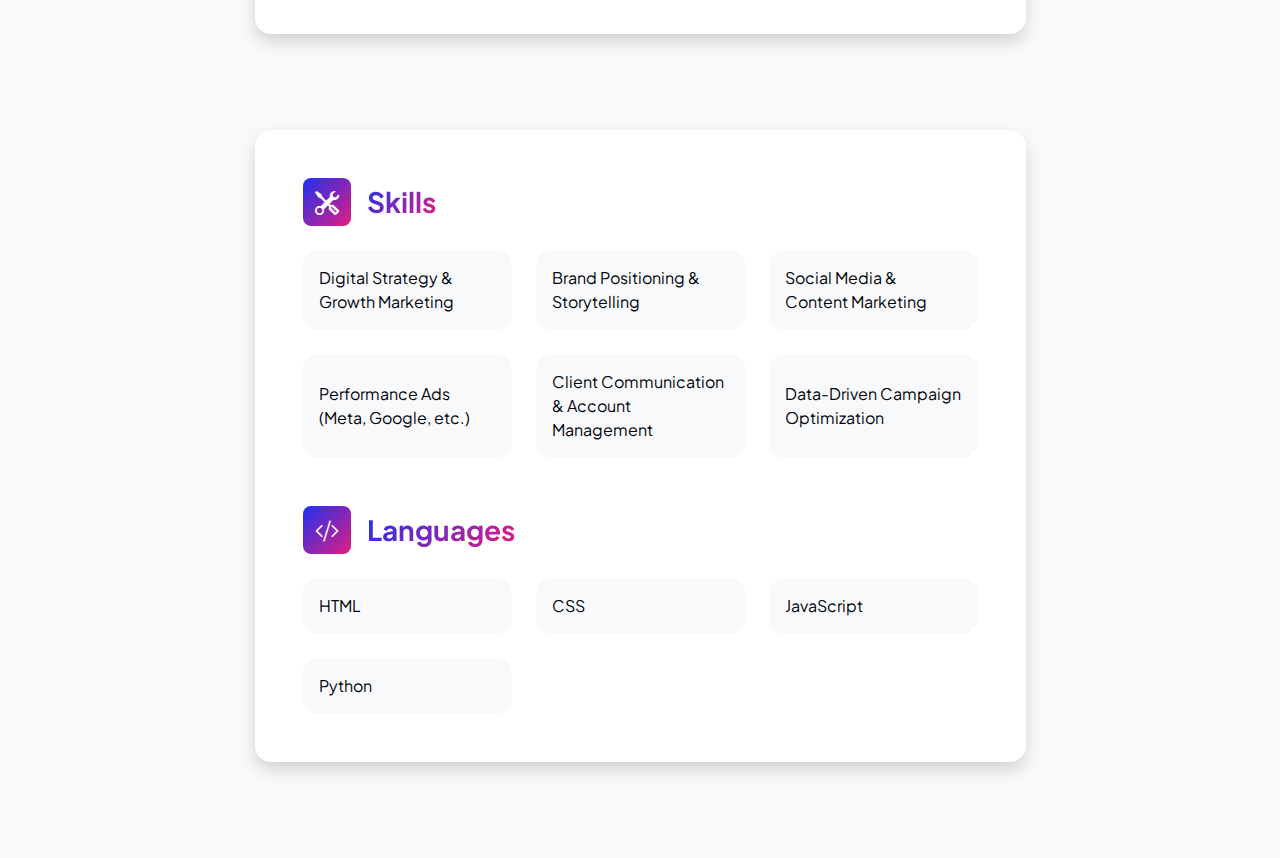
<file: resume.html>
<!DOCTYPE html>
<html lang="en">
    <head>
        <meta charset="utf-8" />
        <meta name="viewport" content="width=device-width, initial-scale=1, shrink-to-fit=no" />
        <meta name="description" content="" />
        <meta name="author" content="" />
        <title>Levannah: Portfolio</title>
        <!-- Favicon-->
        <link rel="icon" type="image/x-icon" href="assets/favicon.ico" />
        <!-- Custom Google font-->
        <link rel="preconnect" href="https://fonts.googleapis.com" />
        <link rel="preconnect" href="https://fonts.gstatic.com" crossorigin />
        <link href="https://fonts.googleapis.com/css2?family=Plus+Jakarta+Sans:wght@100;200;300;400;500;600;700;800;900&amp;display=swap" rel="stylesheet" />
        <!-- Bootstrap icons-->
        <link href="https://cdn.jsdelivr.net/npm/bootstrap-icons@1.8.1/font/bootstrap-icons.css" rel="stylesheet" />
        <!-- Core theme CSS (includes Bootstrap)-->
        <link href="css/styles.css" rel="stylesheet" />
    </head>
    <body class="d-flex flex-column h-100 bg-light">
        <main class="flex-shrink-0">
            <!-- Navigation-->
            <nav class="navbar navbar-expand-lg navbar-light bg-white py-3">
                <div class="container px-5">
                    <a class="navbar-brand" href="index.html"><span class="fw-bolder text-primary">Levannah</span></a>
                    <button class="navbar-toggler" type="button" data-bs-toggle="collapse" data-bs-target="#navbarSupportedContent" aria-controls="navbarSupportedContent" aria-expanded="false" aria-label="Toggle navigation"><span class="navbar-toggler-icon"></span></button>
                    <div class="collapse navbar-collapse" id="navbarSupportedContent">
                        <ul class="navbar-nav ms-auto mb-2 mb-lg-0 small fw-bolder">
                            <li class="nav-item"><a class="nav-link" href="index.html">Home</a></li>
                            <li class="nav-item"><a class="nav-link" href="resume.html">Resume</a></li>
                            <li class="nav-item"><a class="nav-link" href="projects.html">Projects</a></li>
                            <li class="nav-item"><a class="nav-link" href="contact.html">Contact</a></li>
                        </ul>
                    </div>
                </div>
            </nav>
            <!-- Page Content-->
            <div class="container px-5 my-5">
                <div class="text-center mb-5">
                    <h1 class="display-5 fw-bolder mb-0"><span class="text-gradient d-inline">Resume</span></h1>
                </div>
                <div class="row gx-5 justify-content-center">
                    <div class="col-lg-11 col-xl-9 col-xxl-8">
                        <!-- Experience Section-->
                        <section>
                            <div class="d-flex align-items-center justify-content-between mb-4">
                                <h2 class="text-primary fw-bolder mb-0">Experience</h2>
                                <!-- Download resume button-->
                                <!-- Note: Set the link href target to a PDF file within your project-->
                                <a class="btn btn-primary px-4 py-3" href=assets\resumeImanAgnamma.pdf>
                                    <div class="d-inline-block bi bi-download me-2"></div>
                                    Download Resume
                                </a>
                            </div>
                            <!-- Experience Card 1-->
                            <div class="card shadow border-0 rounded-4 mb-5">
                                <div class="card-body p-5">
                                    <div class="row align-items-center gx-5">
                                        <div class="col text-center text-lg-start mb-4 mb-lg-0">
                                            <div class="bg-light p-4 rounded-4">
                                                <div class="text-primary fw-bolder mb-2">2023 - 2024</div>
                                                <div class="small fw-bolder">co-Founder</div>
                                                <div class="small text-muted">Quality Digital Marketing LLC</div>
                                                <div class="small text-muted">Sharjah, UAE</div>
                                            </div>
                                        </div>
                                        <div class="col-lg-8"><div>Launched and scaled a digital marketing agency, delivering results-driven strategies for clients across retail, healthcare, and tech. Led a remote team of creatives and analysts to execute branding, performance marketing, and content campaigns. Oversaw business development, client retention, and agency growth.</div></div>
                                    </div>
                                </div>
                            </div>
                            <!-- Experience Card 2-->
                            <div class="card shadow border-0 rounded-4 mb-5">
                                <div class="card-body p-5">
                                    <div class="row align-items-center gx-5">
                                        <div class="col text-center text-lg-start mb-4 mb-lg-0">
                                            <div class="bg-light p-4 rounded-4">
                                                <div class="text-primary fw-bolder mb-2">2022-2023</div>
                                                <div class="small fw-bolder">Marketing Specialist</div>
                                                <div class="small text-muted">Freelance</div>
                                                <div class="small text-muted">Dubai, UAE</div>
                                            </div>
                                        </div>
                                        <div class="col-lg-8"><div>Supported startups with tailored digital marketing strategies including SEO, paid ads, and social media content. Improved client visibility and conversion rates through hands-on campaign management, analytics, and copywriting. Built strong relationships by offering proactive communication, and flexible solutions.</div></div>
                                    </div>
                                </div>
                            </div>
                        </section>
                        <!-- Education Section-->
                        <section>
                            <h2 class="text-secondary fw-bolder mb-4">Education</h2>
                            <!-- Education Card 1-->
                            <div class="card shadow border-0 rounded-4 mb-5">
                                <div class="card-body p-5">
                                    <div class="row align-items-center gx-5">
                                        <div class="col text-center text-lg-start mb-4 mb-lg-0">
                                            <div class="bg-light p-4 rounded-4">
                                                <div class="text-secondary fw-bolder mb-2">2016 - 2017</div>
                                                <div class="mb-2">
                                                    <div class="small fw-bolder">Reda Slaoui Preparatory Classes</div>
                                                    <div class="small text-muted">Agadir, Morocco</div>
                                                </div>
                                                <div class="fst-italic">
                                                    <div class="small text-muted">Undergraduate</div>
                                                    <div class="small text-muted">Mathematical Sciences</div>
                                                </div>
                                            </div>
                                        </div>
                                        <div class="col-lg-8"><div> Completed two semesters of a competitive math-intensive curriculum before transitioning to professional opportunities due to financial constraints. Gained strong foundations in problem-solving, analytical thinking, and scientific rigor that continue to inform my work.</div></div>
                                    </div>
                                </div>
                            </div>
                            <!-- Education Card 2-->
                            <div class="card shadow border-0 rounded-4 mb-5">
                                <div class="card-body p-5">
                                    <div class="row align-items-center gx-5">
                                        <div class="col text-center text-lg-start mb-4 mb-lg-0">
                                            <div class="bg-light p-4 rounded-4">
                                                <div class="text-secondary fw-bolder mb-2">2015</div>
                                                <div class="mb-2">
                                                    <div class="small fw-bolder">AL IDRISSI Technical High School</div>
                                                    <div class="small text-muted">Agadir, Morocco</div>
                                                </div>
                                                <div class="fst-italic">
                                                    <div class="small text-muted">High School</div>
                                                    <div class="small text-muted">Mathematical Sciences, B</div>
                                                </div>
                                            </div>
                                        </div>
                                        <div class="col-lg-8"><div>Specialized in advanced math and technical studies with a focus on logic, statistics, and computing fundamentals. Graduated with distinction and a strong interest in technology and applied problem-solving.</div></div>
                                    </div>
                                </div>
                            </div>
                        </section>
                        <!-- Divider-->
                        <div class="pb-5"></div>
                        <!-- Skills Section-->
                        <section>
                            <!-- Skillset Card-->
                            <div class="card shadow border-0 rounded-4 mb-5">
                                <div class="card-body p-5">
                                    <!-- Professional skills list-->
                                    <div class="mb-5">
                                        <div class="d-flex align-items-center mb-4">
                                            <div class="feature bg-primary bg-gradient-primary-to-secondary text-white rounded-3 me-3"><i class="bi bi-tools"></i></div>
                                            <h3 class="fw-bolder mb-0"><span class="text-gradient d-inline">Skills</span></h3>
                                        </div>
                                        <div class="row row-cols-1 row-cols-md-3 mb-4">
                                            <div class="col mb-4 mb-md-0"><div class="d-flex align-items-center bg-light rounded-4 p-3 h-100">Digital Strategy & Growth Marketing</div></div>
                                            <div class="col mb-4 mb-md-0"><div class="d-flex align-items-center bg-light rounded-4 p-3 h-100">Brand Positioning & Storytelling</div></div>
                                            <div class="col"><div class="d-flex align-items-center bg-light rounded-4 p-3 h-100">Social Media & Content Marketing</div></div>
                                        </div>
                                        <div class="row row-cols-1 row-cols-md-3">
                                            <div class="col mb-4 mb-md-0"><div class="d-flex align-items-center bg-light rounded-4 p-3 h-100">Performance Ads (Meta, Google, etc.)</div></div>
                                            <div class="col mb-4 mb-md-0"><div class="d-flex align-items-center bg-light rounded-4 p-3 h-100">Client Communication & Account Management</div></div>
                                            <div class="col"><div class="d-flex align-items-center bg-light rounded-4 p-3 h-100">Data-Driven Campaign Optimization</div></div>
                                        </div>
                                    </div>
                                    <!-- Languages list-->
                                    <div class="mb-0">
                                        <div class="d-flex align-items-center mb-4">
                                            <div class="feature bg-primary bg-gradient-primary-to-secondary text-white rounded-3 me-3"><i class="bi bi-code-slash"></i></div>
                                            <h3 class="fw-bolder mb-0"><span class="text-gradient d-inline">Languages</span></h3>
                                        </div>
                                        <div class="row row-cols-1 row-cols-md-3 mb-4">
                                            <div class="col mb-4 mb-md-0"><div class="d-flex align-items-center bg-light rounded-4 p-3 h-100">HTML</div></div>
                                            <div class="col mb-4 mb-md-0"><div class="d-flex align-items-center bg-light rounded-4 p-3 h-100">CSS</div></div>
                                            <div class="col"><div class="d-flex align-items-center bg-light rounded-4 p-3 h-100">JavaScript</div></div>
                                        </div>
                                        <div class="row row-cols-1 row-cols-md-3">
                                            <div class="col mb-4 mb-md-0"><div class="d-flex align-items-center bg-light rounded-4 p-3 h-100">Python</div></div>
                                        </div>
                                    </div>
                                </div>
                            </div>
                        </section>
                    </div>
                </div>
            </div>
        </main>

        <!-- Bootstrap core JS-->
        <script src="https://cdn.jsdelivr.net/npm/bootstrap@5.2.3/dist/js/bootstrap.bundle.min.js"></script>
        <!-- Core theme JS-->
        <script src="js/scripts.js"></script>
    </body>
</html>
</file>
